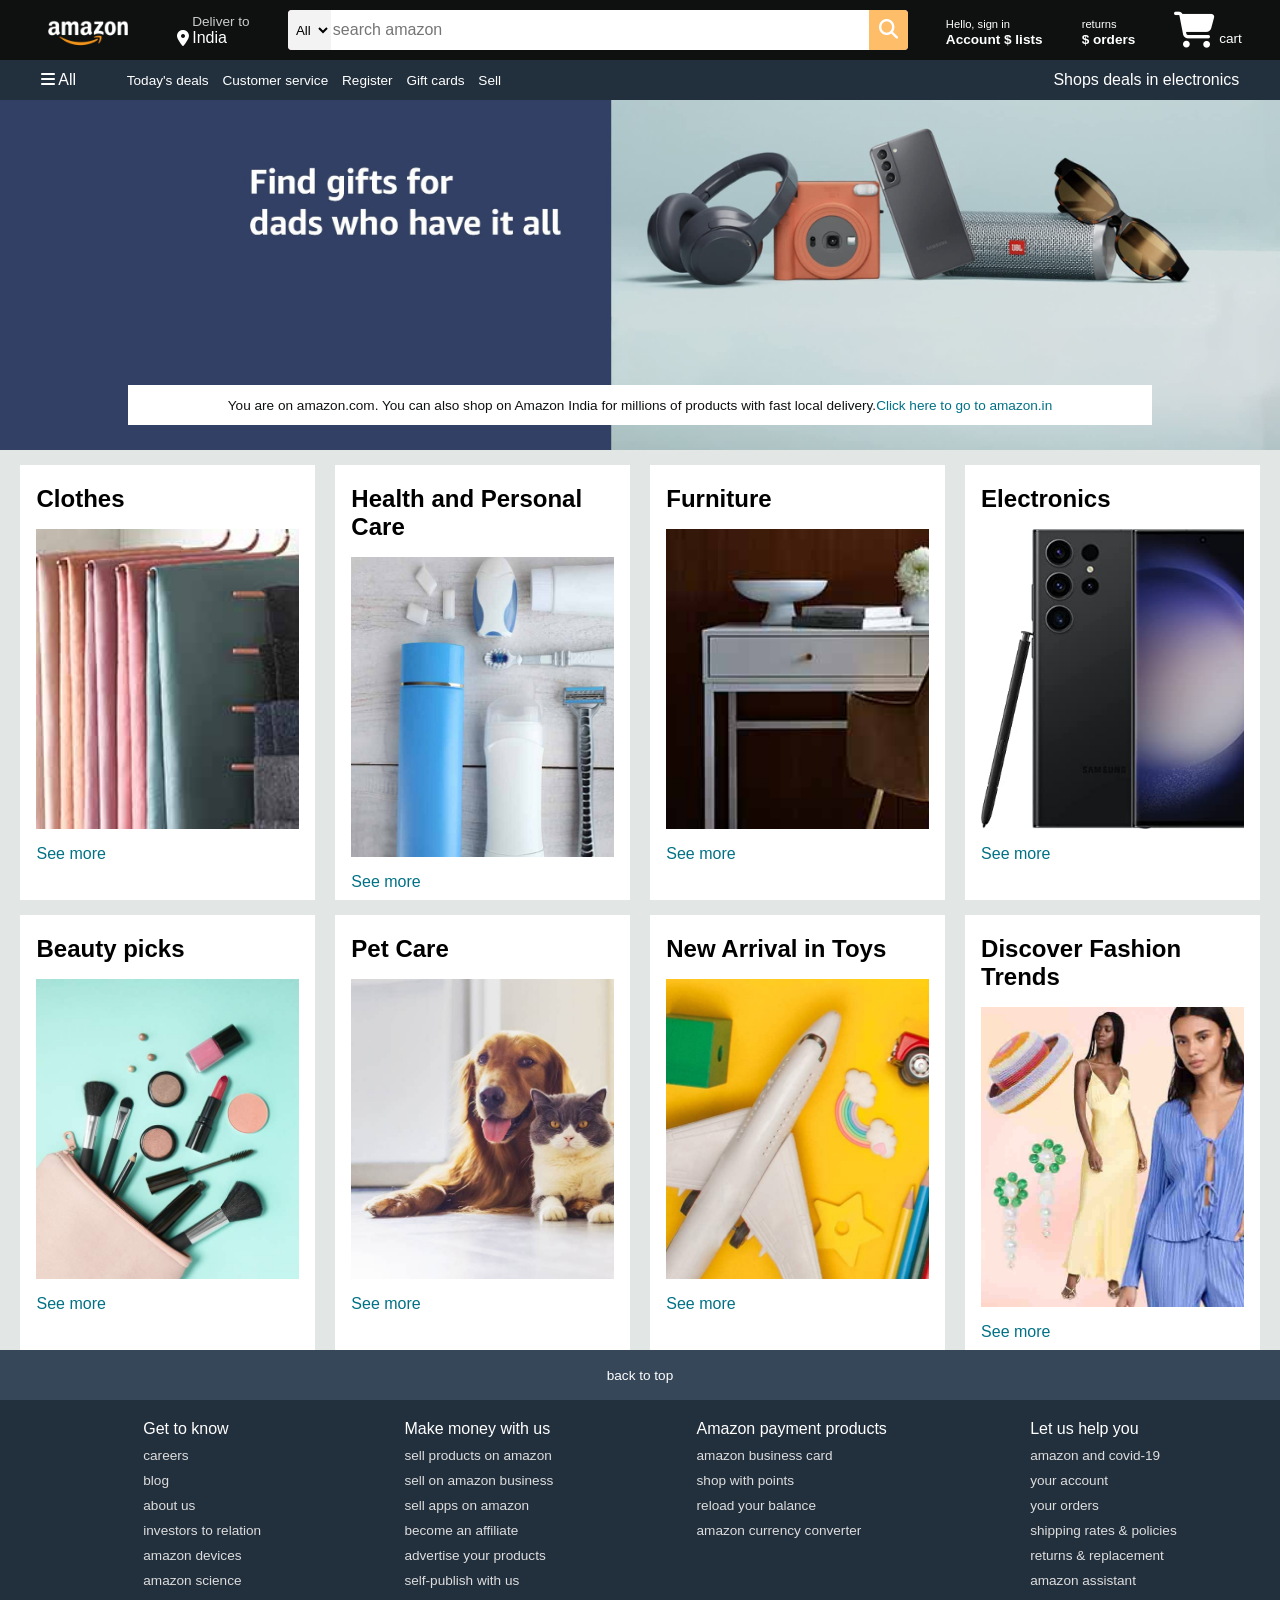
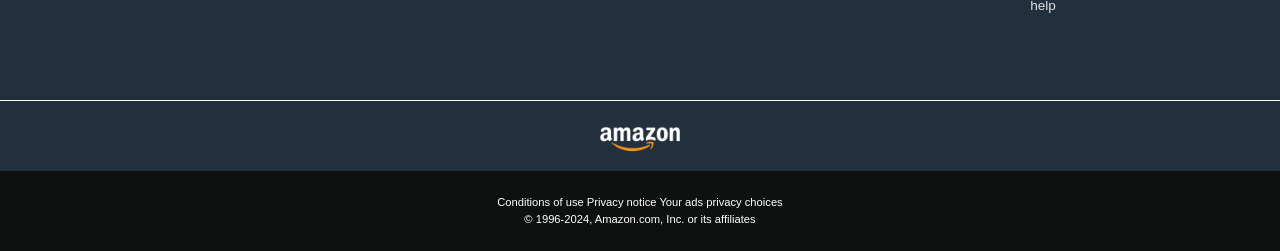
<file: amazon clone/index.html>
<!DOCTYPE html>
<html lang="en">
<head>
    <meta charset="UTF-8">
    <meta name="viewport" content="width=device-width, initial-scale=1.0">
    <title>Amazon</title>
    <link rel="stylesheet" href="https://cdnjs.cloudflare.com/ajax/libs/font-awesome/6.5.2/css/all.min.css" integrity="sha512-SnH5WK+bZxgPHs44uWIX+LLJAJ9/2PkPKZ5QiAj6Ta86w+fsb2TkcmfRyVX3pBnMFcV7oQPJkl9QevSCWr3W6A==" crossorigin="anonymous" referrerpolicy="no-referrer" />
    <link rel="stylesheet" href="style.css">
</head>
<body>
   <header>
    <div class="navbar">
        <div class="nav-logo border ">
            <div class="logo"> </div>
        </div>
            <div class="nav-addres border">
                <p class="add-first">Deliver to</p>
                <div class="add-icon">
             <i class="fa-solid fa-location-dot"></i>
                    <p class="add-second">India</p>
                </div>
            </div>
            <div class="nav-search">
                <select class="search-select">
                    <option>All</option>  
                </select>
                <input placeholder="search amazon" class="search-input">
                <div class="search-icon">
                    <i class="fa-solid fa-magnifying-glass"></i>
                </div>
            </div>
            <div class="nav-signin border">
                <p><span>Hello, sign in</span></p>
                <p class="nav-second">Account $ lists</p>
            </div>
            <div class="nav-return border">
                <p><span>returns</span></p>
                <p class="nav-second">$ orders</p>
            </div>
            <div class="nav-cart border">
                <i class="fa-solid fa-cart-shopping"></i>
                cart
            </div>
         </div>
            <div class="panel">
                <div class="panel-all">
                    <i class="fa-solid fa-bars"></i>
                    All
                </div>
                <div class="panel-option">
                    <p>Today's deals</p>
                    <p>Customer service</p>
                    <p> Register</p>
                    <p> Gift cards</p>
                    <p> Sell</p>
                </div>
                <div class="panel-deals">
                    Shops deals in electronics
                </div>
            </div>
</header>
<div class="hero-section">
    <div class="hero-msg">
        <p>You are on amazon.com. You can also shop on Amazon India for millions of products with fast local delivery.<a>Click here to go to amazon.in</a>
        </p>
    </div>
</div>
<div class="shop-section">
    <div class="box1 box">
        <div class="box-content">
        <h2>Clothes</h2>
        <div class="box-image" style="background-image: url('box1_image.jpg');"></div>
        <p>See more</p>
        </div>
    </div>
    <div class="box2 box">
        <div class="box-content">
            <h2>Health and Personal Care</h2>
            <div class="box-image" style="background-image: url('box2_image.jpg');"></div>
            <p>See more</p>
            </div>
    </div>
    <div class="box3 box">
        <div class="box-content">
            <h2>Furniture</h2>
            <div class="box-image" style="background-image: url('box3_image.jpg');"></div>
            <p>See more</p>
            </div>
    </div>
    <div class="box4 box">
        <div class="box-content">
            <h2>Electronics</h2>
            <div class="box-image" style="background-image: url('box4_image.jpg');"></div>
            <p>See more</p>
            </div>
    </div>
    <div class="box5 box">
        <div class="box-content">
        <h2>Beauty picks</h2>
        <div class="box-image" style="background-image: url('box5_image.jpg');"></div>
        <p>See more</p>
        </div>
    </div>
    <div class="box6 box">
        <div class="box-content">
            <h2>Pet Care</h2>
            <div class="box-image" style="background-image: url('box6_image.jpg');"></div>
            <p>See more</p>
            </div>
    </div>
    <div class="box7 box">
        <div class="box-content">
            <h2>New Arrival in Toys</h2>
            <div class="box-image" style="background-image: url('box7_image.jpg');"></div>
            <p>See more</p>
            </div>
    </div>
    <div class="box8 box">
        <div class="box-content">
            <h2>Discover Fashion Trends</h2>
            <div class="box-image" style="background-image: url('box8_image.jpg');"></div>
            <p>See more</p>
            </div>
    </div>
</div>
<footer>
    <div class="foot-panel1">
        back to top
    </div>
    <div class="foot-panel2">
        <ul>
            <p>Get to know</p>
            <a>careers</a>
            <a>blog</a>
            <a>about us</a>
            <a>investors to relation</a>
            <a>amazon devices</a>
            <a>amazon science</a>
        </ul>
        <ul>
            <p>Make money with us</p>
            <a>sell products on amazon</a>
            <a>sell on amazon business</a>
            <a>sell apps on amazon</a>
            <a>become an affiliate</a>
            <a>advertise your products</a>
            <a>self-publish with us</a>
        </ul>
        <ul>
            <p>Amazon payment products</p>
            <a>amazon business card</a>
            <a>shop with points</a>
            <a>reload your balance</a>
            <a>amazon currency converter</a>
            <!-- <a>amazon devices</a>
            <a>amazon science</a> -->
        </ul>
        <ul>
            <p>Let us help you</p>
            <a>amazon and covid-19</a>
            <a>your account</a>
            <a>your orders</a>
            <a>shipping rates & policies</a>
            <a>returns & replacement</a>
            <a>amazon assistant</a>
            <a>help</a>
        </ul>
    </div>
    <div class="foot-panel3">
        <div class="logo"></div>
    </div>
    <div class="foot-panel4">
        <div class="pages">
            <a>Conditions of use</a>
            <a>Privacy notice</a>
            <a>Your ads privacy choices</a>
        </div>
        <div class="copyright">
            © 1996-2024, Amazon.com, Inc. or its affiliates
        </div>
    </div>
</footer>
</body>
</html>
</file>
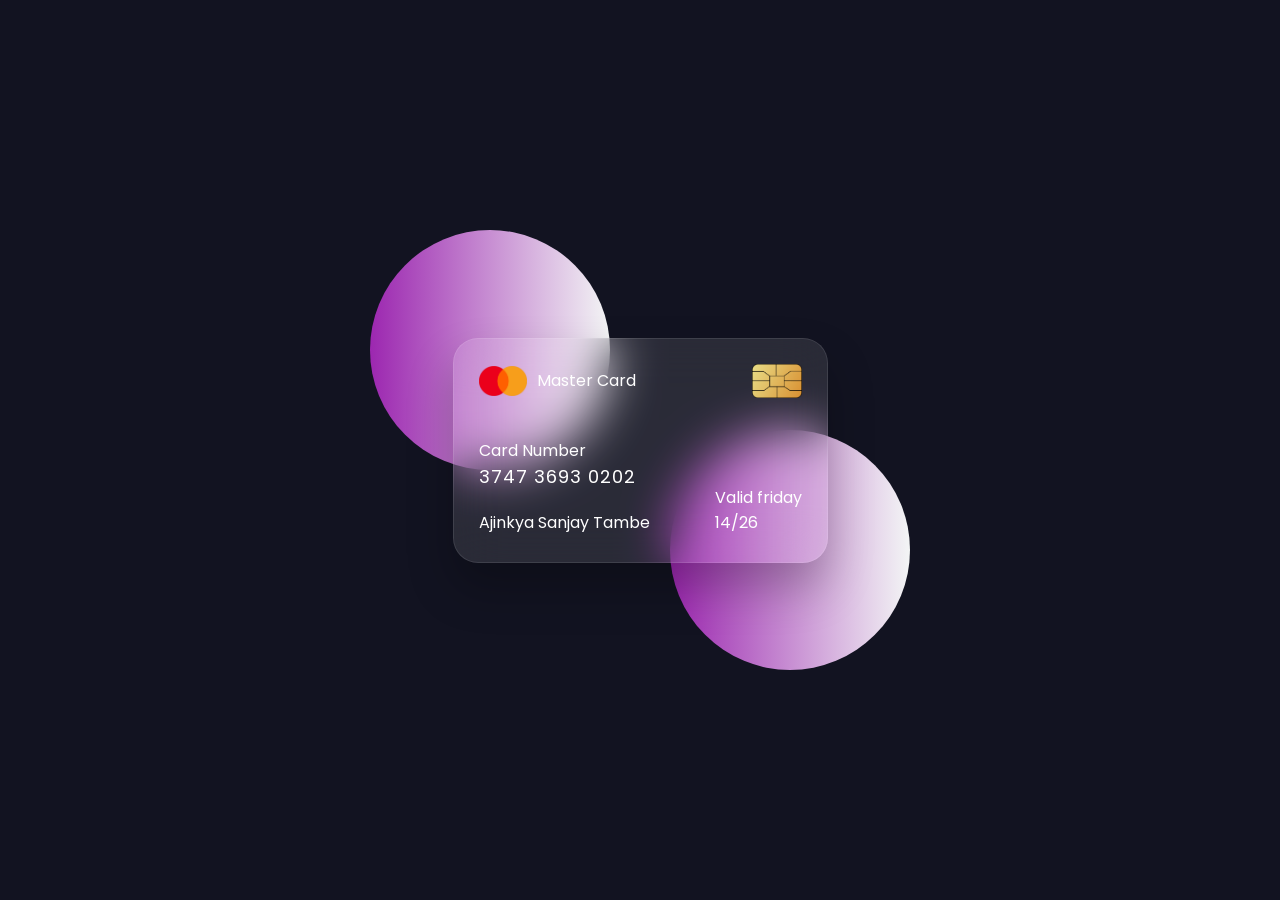
<file: flipy card/index.html>
<!DOCTYPE html>
<html lang="en">
<head>
    <meta charset="UTF-8">
    <meta name="viewport" content="width=device-width, initial-scale=1.0">
    <title>Flipping card UI Design</title>
    <link rel="stylesheet" href="style.css">
    
</head>
<body>
   <section>
    <div class="container">
        <div class="card front-face">
            <header>
               <span class="logo">
                <img src="logo.png" alt="">
                <h5>Master Card</h5>
               </span> 
               <img src="chip.png" alt="" class="chip">
            </header>

            <div class="card-details">
                <div class="name-number">
                    <h6>Card Number</h6>
                    <h5 class="number">3747 3693 0202</h5>
                    <h5 class="name">Ajinkya Sanjay Tambe</h5>
                </div>

                <div class="valid-date">
                    <h6>Valid friday</h6>
                    <h5>14/26</h5>
                </div>
            </div>
        </div>
        <div class="card back-face">
            <h6>
                For Customer Service Call +977 4343 3443 Or email at mastercard@gmail.com
            </h6>
            <span class="magnetic-strip"></span>
            <div class="signature"><i>002</i></div>
            <h5>
                This master card is used to complete the process regarding money deposit or money transfer used it for banking processes and follow mastercard.com for card related queries 
            </h5>
        </div>
    </div>
   </section>
</body>
</html>
</file>
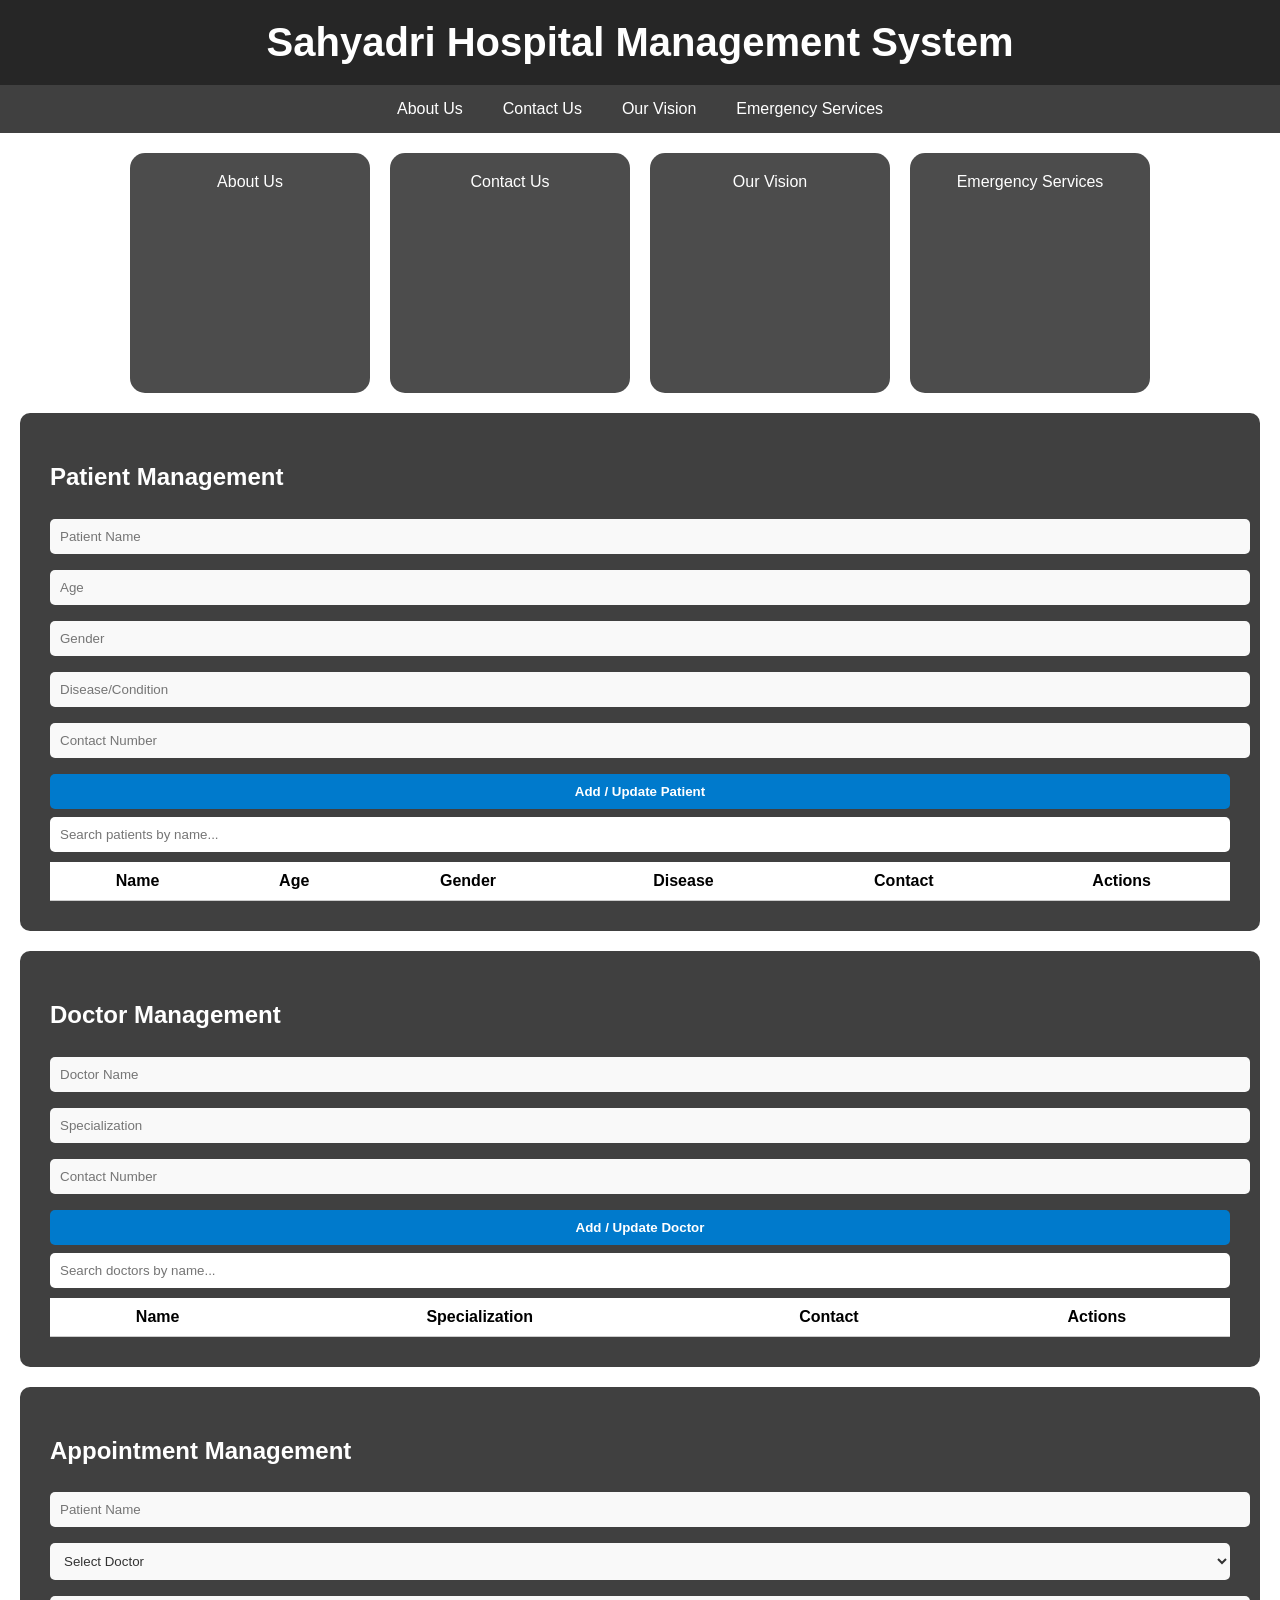
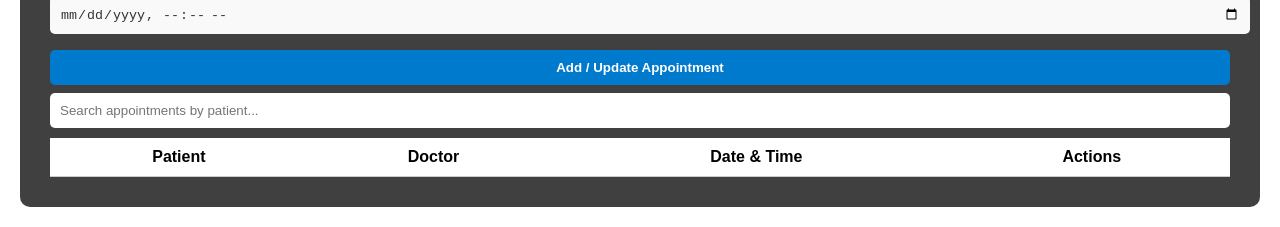
<file: hospital management/index.html>
<!DOCTYPE html>
<html lang="en">
<head>
  <meta charset="UTF-8" />
  <title>Sahyadri Hospital Management System</title>
  <meta name="viewport" content="width=device-width, initial-scale=1.0"/>
  <style>
    body {
      margin: 0;
      font-family: 'Segoe UI', sans-serif;
      background: url('https://images.unsplash.com/photo-1584433144859-1fc3ab64a957?auto=format&fit=crop&w=1400&q=80') no-repeat center center fixed;
      background-size: cover;
      color: #fff;
    }

    header {
      background-color: rgba(0, 0, 0, 0.85);
      padding: 20px;
      text-align: center;
    }

    header h1 {
      margin: 0;
      font-size: 2.5rem;
    }

    nav {
      display: flex;
      justify-content: center;
      background-color: rgba(0, 0, 0, 0.75);
    }

    nav button {
      background: transparent;
      color: white;
      padding: 15px 20px;
      border: none;
      cursor: pointer;
      font-size: 1rem;
    }

    nav button:hover {
      background-color: #007acc;
    }

    .info-section {
      display: flex;
      flex-wrap: wrap;
      justify-content: center;
      margin: 20px;
      gap: 20px;
    }

    .info-card {
      background-color: rgba(0, 0, 0, 0.7);
      width: 200px;
      height: 200px;
      border-radius: 15px;
      text-align: center;
      padding: 20px;
      cursor: pointer;
      transition: transform 0.3s ease;
    }

    .info-card:hover {
      transform: scale(1.05);
      background-color: rgba(0, 122, 204, 0.9);
    }

    .info-content {
      display: none;
      padding: 20px;
      background-color: rgba(0, 0, 0, 0.8);
      margin: 10px 20px;
      border-radius: 10px;
    }

    section {
      background-color: rgba(0, 0, 0, 0.75);
      padding: 30px;
      margin: 20px;
      border-radius: 10px;
    }

    form input, form select, form button {
      width: 100%;
      padding: 10px;
      margin: 8px 0;
      border: none;
      border-radius: 5px;
    }

    form input, form select {
      background: #f9f9f9;
      color: #333;
    }

    form button {
      background-color: #007acc;
      color: white;
      font-weight: bold;
      cursor: pointer;
    }

    form button:hover {
      background-color: #005c99;
    }

    table {
      width: 100%;
      border-collapse: collapse;
      background: white;
      color: black;
    }

    table th, table td {
      padding: 10px;
      border-bottom: 1px solid #ccc;
    }

    .actions button {
      margin: 3px;
      padding: 5px 10px;
      border-radius: 5px;
      cursor: pointer;
    }

    .edit-btn {
      background-color: orange;
      color: white;
    }

    .delete-btn {
      background-color: red;
      color: white;
    }

    input[type="search"] {
      padding: 10px;
      margin-bottom: 10px;
      width: 100%;
      border-radius: 5px;
      border: none;
    }

    @media (max-width: 600px) {
      .info-section {
        flex-direction: column;
        align-items: center;
      }
    }
  </style>
</head>
<body>

<header>
  <h1>Sahyadri Hospital Management System</h1>
</header>

<nav>
  <button onclick="toggleInfo('about')">About Us</button>
  <button onclick="toggleInfo('contact')">Contact Us</button>
  <button onclick="toggleInfo('vision')">Our Vision</button>
  <button onclick="toggleInfo('emergency')">Emergency Services</button>
</nav>

<div class="info-section">
  <div class="info-card" onclick="toggleInfo('about')">About Us</div>
  <div class="info-card" onclick="toggleInfo('contact')">Contact Us</div>
  <div class="info-card" onclick="toggleInfo('vision')">Our Vision</div>
  <div class="info-card" onclick="toggleInfo('emergency')">Emergency Services</div>
</div>

<div id="about" class="info-content">
  <h2>About Us</h2>
  <p>Sahyadri Hospital is committed to providing world-class healthcare and patient care services with expert doctors and modern technology.</p>
</div>

<div id="contact" class="info-content">
  <h2>Contact Us</h2>
  <p>Phone: +91 9579623747<br>Email: contact@sahyadrihospital.com</p>
</div>

<div id="vision" class="info-content">
  <h2>Our Vision</h2>
  <p>To be the leading healthcare provider known for excellence, innovation, and patient satisfaction across India.</p>
</div>

<div id="emergency" class="info-content">
  <h2>Emergency Services</h2>
  <p>Our 24/7 emergency unit is equipped with critical care specialists and state-of-the-art facilities for all urgent medical needs.</p>
</div>

<!-- Patient Section -->
<section>
  <h2>Patient Management</h2>
  <form id="patient-form">
    <input type="text" id="pname" placeholder="Patient Name" required>
    <input type="number" id="page" placeholder="Age" required>
    <input type="text" id="pgender" placeholder="Gender" required>
    <input type="text" id="pdisease" placeholder="Disease/Condition" required>
    <input type="tel" id="pcontact" placeholder="Contact Number" required>
    <input type="hidden" id="pindex">
    <button type="submit">Add / Update Patient</button>
  </form>
  <input type="search" id="psearch" placeholder="Search patients by name...">
  <table>
    <thead>
      <tr><th>Name</th><th>Age</th><th>Gender</th><th>Disease</th><th>Contact</th><th>Actions</th></tr>
    </thead>
    <tbody id="patient-table"></tbody>
  </table>
</section>

<!-- Doctor Section -->
<section>
  <h2>Doctor Management</h2>
  <form id="doctor-form">
    <input type="text" id="dname" placeholder="Doctor Name" required>
    <input type="text" id="dspec" placeholder="Specialization" required>
    <input type="tel" id="dcontact" placeholder="Contact Number" required>
    <input type="hidden" id="dindex">
    <button type="submit">Add / Update Doctor</button>
  </form>
  <input type="search" id="dsearch" placeholder="Search doctors by name...">
  <table>
    <thead>
      <tr><th>Name</th><th>Specialization</th><th>Contact</th><th>Actions</th></tr>
    </thead>
    <tbody id="doctor-table"></tbody>
  </table>
</section>

<!-- Appointment Section -->
<section>
  <h2>Appointment Management</h2>
  <form id="appointment-form">
    <input type="text" id="aname" placeholder="Patient Name" required>
    <select id="adoctor" required></select>
    <input type="datetime-local" id="adate" required>
    <input type="hidden" id="aindex">
    <button type="submit">Add / Update Appointment</button>
  </form>
  <input type="search" id="asearch" placeholder="Search appointments by patient...">
  <table>
    <thead>
      <tr><th>Patient</th><th>Doctor</th><th>Date & Time</th><th>Actions</th></tr>
    </thead>
    <tbody id="appointment-table"></tbody>
  </table>
</section>

<script>
  function toggleInfo(id) {
    document.querySelectorAll('.info-content').forEach(div => {
      div.style.display = (div.id === id && div.style.display !== 'block') ? 'block' : 'none';
    });
  }

  let patients = JSON.parse(localStorage.getItem('patients')) || [];
  let doctors = JSON.parse(localStorage.getItem('doctors')) || [];
  let appointments = JSON.parse(localStorage.getItem('appointments')) || [];

  function saveAll() {
    localStorage.setItem('patients', JSON.stringify(patients));
    localStorage.setItem('doctors', JSON.stringify(doctors));
    localStorage.setItem('appointments', JSON.stringify(appointments));
  }

  function renderPatients(filter = "") {
    const table = document.getElementById("patient-table");
    table.innerHTML = "";
    patients.filter(p => p.name.toLowerCase().includes(filter.toLowerCase())).forEach((p, i) => {
      table.innerHTML += `<tr>
        <td>${p.name}</td><td>${p.age}</td><td>${p.gender}</td><td>${p.disease}</td><td>${p.contact}</td>
        <td class="actions">
          <button class="edit-btn" onclick="editPatient(${i})">Edit</button>
          <button class="delete-btn" onclick="deletePatient(${i})">Delete</button>
        </td>
      </tr>`;
    });
  }

  function renderDoctors(filter = "") {
    const table = document.getElementById("doctor-table");
    const select = document.getElementById("adoctor");
    table.innerHTML = "";
    select.innerHTML = '<option value="">Select Doctor</option>';
    doctors.filter(d => d.name.toLowerCase().includes(filter.toLowerCase())).forEach((d, i) => {
      table.innerHTML += `<tr>
        <td>${d.name}</td><td>${d.spec}</td><td>${d.contact}</td>
        <td class="actions">
          <button class="edit-btn" onclick="editDoctor(${i})">Edit</button>
          <button class="delete-btn" onclick="deleteDoctor(${i})">Delete</button>
        </td>
      </tr>`;
      select.innerHTML += `<option value="${d.name}">${d.name} (${d.spec})</option>`;
    });
  }

  function renderAppointments(filter = "") {
    const table = document.getElementById("appointment-table");
    table.innerHTML = "";
    appointments.filter(a => a.name.toLowerCase().includes(filter.toLowerCase())).forEach((a, i) => {
      table.innerHTML += `<tr>
        <td>${a.name}</td><td>${a.doctor}</td><td>${a.date}</td>
        <td class="actions">
          <button class="edit-btn" onclick="editAppointment(${i})">Edit</button>
          <button class="delete-btn" onclick="deleteAppointment(${i})">Delete</button>
        </td>
      </tr>`;
    });
  }

  function editPatient(i) {
    const p = patients[i];
    document.getElementById("pname").value = p.name;
    document.getElementById("page").value = p.age;
    document.getElementById("pgender").value = p.gender;
    document.getElementById("pdisease").value = p.disease;
    document.getElementById("pcontact").value = p.contact;
    document.getElementById("pindex").value = i;
  }

  function deletePatient(i) {
    if (confirm("Are you sure?")) {
      patients.splice(i, 1);
      saveAll();
      renderPatients();
    }
  }

  function editDoctor(i) {
    const d = doctors[i];
    document.getElementById("dname").value = d.name;
    document.getElementById("dspec").value = d.spec;
    document.getElementById("dcontact").value = d.contact;
    document.getElementById("dindex").value = i;
  }

  function deleteDoctor(i) {
    if (confirm("Are you sure?")) {
      doctors.splice(i, 1);
      saveAll();
      renderDoctors();
    }
  }

  function editAppointment(i) {
    const a = appointments[i];
    document.getElementById("aname").value = a.name;
    document.getElementById("adoctor").value = a.doctor;
    document.getElementById("adate").value = a.date;
    document.getElementById("aindex").value = i;
  }

  function deleteAppointment(i) {
    if (confirm("Are you sure?")) {
      appointments.splice(i, 1);
      saveAll();
      renderAppointments();
    }
  }

  document.getElementById("patient-form").onsubmit = e => {
    e.preventDefault();
    const index = document.getElementById("pindex").value;
    const data = {
      name: pname.value,
      age: page.value,
      gender: pgender.value,
      disease: pdisease.value,
      contact: pcontact.value
    };
    if (index === "") patients.push(data);
    else patients[index] = data;
    saveAll();
    renderPatients();
    e.target.reset();
    document.getElementById("pindex").value = "";
  };

  document.getElementById("doctor-form").onsubmit = e => {
    e.preventDefault();
    const index = document.getElementById("dindex").value;
    const data = {
      name: dname.value,
      spec: dspec.value,
      contact: dcontact.value
    };
    if (index === "") doctors.push(data);
    else doctors[index] = data;
    saveAll();
    renderDoctors();
    e.target.reset();
    document.getElementById("dindex").value = "";
  };

  document.getElementById("appointment-form").onsubmit = e => {
    e.preventDefault();
    const index = document.getElementById("aindex").value;
    const data = {
      name: aname.value,
      doctor: adoctor.value,
      date: adate.value
    };
    if (index === "") appointments.push(data);
    else appointments[index] = data;
    saveAll();
    renderAppointments();
    e.target.reset();
    document.getElementById("aindex").value = "";
  };

  document.getElementById("psearch").oninput = e => renderPatients(e.target.value);
  document.getElementById("dsearch").oninput = e => renderDoctors(e.target.value);
  document.getElementById("asearch").oninput = e => renderAppointments(e.target.value);

  renderPatients();
  renderDoctors();
  renderAppointments();
</script>
</body>
</html>
</file>
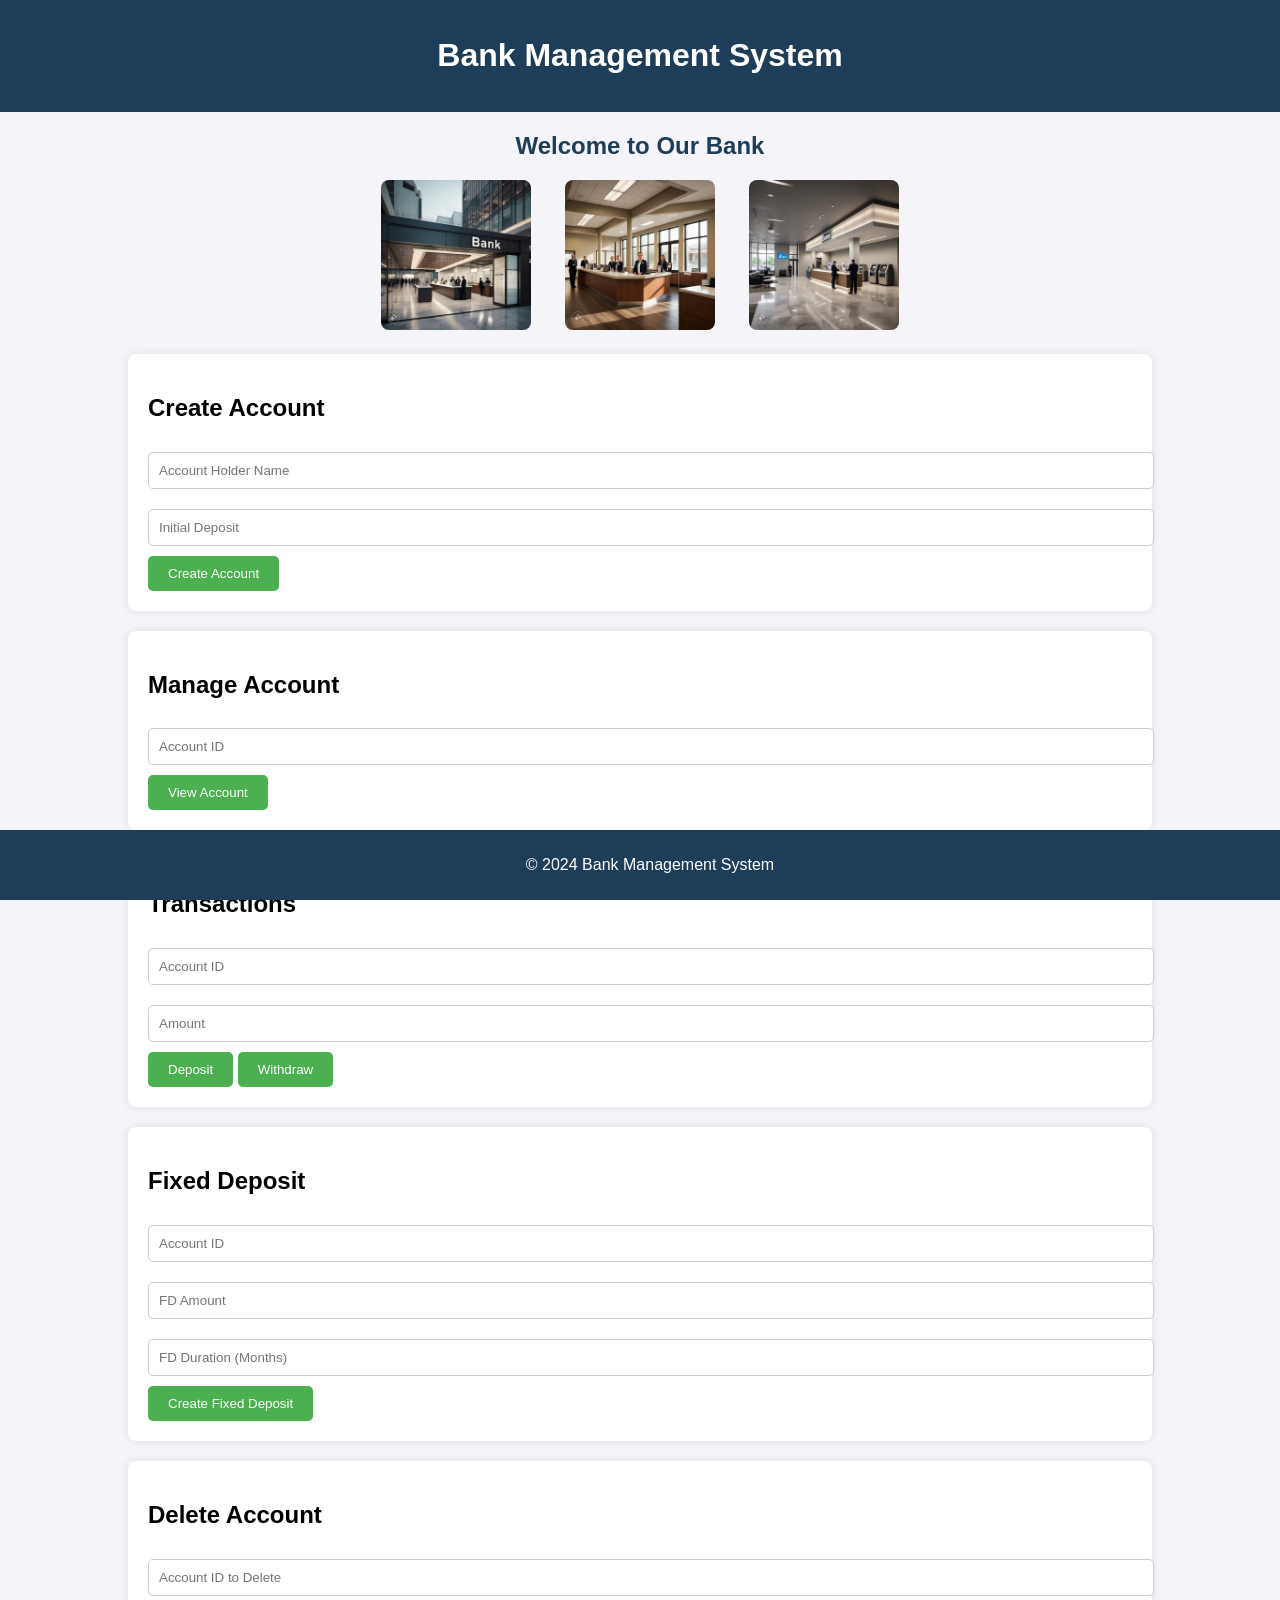
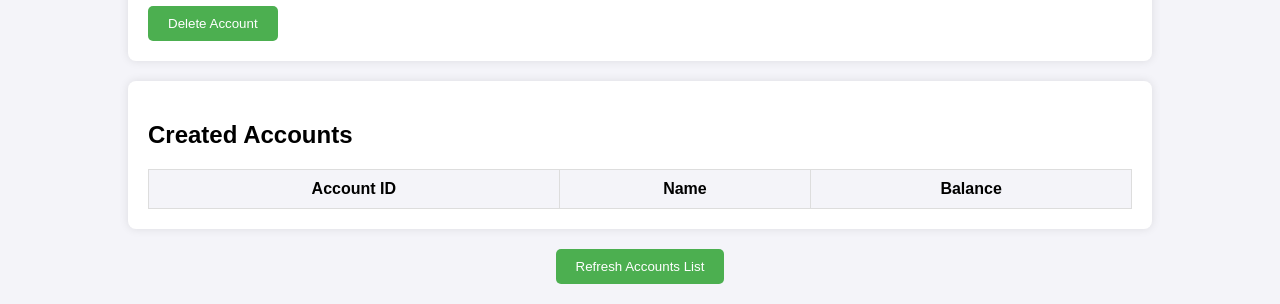
<file: Bank Management/bank.html>
<!DOCTYPE html>
<html lang="en">
<head>
    <meta charset="UTF-8">
    <meta name="viewport" content="width=device-width, initial-scale=1.0">
    <title>Bank Management System</title>
    <style>
        body {
            font-family: Arial, sans-serif;
            background-color: #f4f4f9;
            margin: 0;
            padding: 0;
        }

        header {
            background-color: #1e3d58;
            color: white;
            text-align: center;
            padding: 1rem 0;
        }

        .container {
            width: 80%;
            margin: 20px auto;
        }

        .section {
            background-color: #fff;
            padding: 20px;
            margin-bottom: 20px;
            border-radius: 8px;
            box-shadow: 0 0 10px rgba(0, 0, 0, 0.1);
        }

        input {
            width: 100%;
            padding: 10px;
            margin: 10px 0;
            border: 1px solid #ccc;
            border-radius: 5px;
        }

        button {
            padding: 10px 20px;
            background-color: #4CAF50;
            color: white;
            border: none;
            border-radius: 5px;
            cursor: pointer;
        }

        button:hover {
            background-color: #45a049;
        }

        footer {
            background-color: #1e3d58;
            color: white;
            text-align: center;
            padding: 10px;
            position: fixed;
            width: 100%;
            bottom: 0;
        }

        table {
            width: 100%;
            margin-top: 20px;
            border-collapse: collapse;
        }

        table, th, td {
            border: 1px solid #ddd;
        }

        th, td {
            padding: 10px;
            text-align: center;
        }

        th {
            background-color: #f4f4f9;
        }

        /* Image styling */
        .image-section {
            text-align: center;
            margin: 20px 0;
        }

        .image-section img {
            width: 150px;
            height: auto;
            border-radius: 8px;
            margin: 0 15px;
        }

        .image-section h2 {
            color: #1e3d58;
            font-size: 1.5rem;
        }

        .button-container {
            text-align: center;
        }
    </style>
</head>
<body>
    <header>
        <h1>Bank Management System</h1>
    </header>
    
    <div class="container">
        <!-- Images Section -->
        <div class="image-section">
            <h2>Welcome to Our Bank</h2>
            <img src="bank.jpg" alt="Bank Image 1">
            <img src="bank1.jpg" alt="Bank Image 2">
            <img src="bank2.jpg" alt="Bank Image 3">
        </div>

        <div class="section">
            <h2>Create Account</h2>
            <form id="createAccountForm">
                <input type="text" id="accountHolderName" placeholder="Account Holder Name" required>
                <input type="number" id="initialDeposit" placeholder="Initial Deposit" required>
                <button type="submit">Create Account</button>
            </form>
        </div>

        <div class="section">
            <h2>Manage Account</h2>
            <form id="accountManagementForm">
                <input type="number" id="accountId" placeholder="Account ID" required>
                <button type="button" onclick="viewAccountDetails()">View Account</button>
            </form>
            <div id="accountDetails"></div>
        </div>

        <div class="section">
            <h2>Transactions</h2>
            <form id="transactionForm">
                <input type="number" id="accountIdTrans" placeholder="Account ID" required>
                <input type="number" id="transactionAmount" placeholder="Amount" required>
                <button type="button" onclick="depositMoney()">Deposit</button>
                <button type="button" onclick="withdrawMoney()">Withdraw</button>
            </form>
            <div id="transactionMessage"></div>
        </div>

        <div class="section">
            <h2>Fixed Deposit</h2>
            <form id="fdForm">
                <input type="number" id="fdAccountId" placeholder="Account ID" required>
                <input type="number" id="fdAmount" placeholder="FD Amount" required>
                <input type="number" id="fdDuration" placeholder="FD Duration (Months)" required>
                <button type="button" onclick="createFixedDeposit()">Create Fixed Deposit</button>
            </form>
            <div id="fdMessage"></div>
        </div>

        <div class="section">
            <h2>Delete Account</h2>
            <form id="deleteAccountForm">
                <input type="number" id="deleteAccountId" placeholder="Account ID to Delete" required>
                <button type="button" onclick="deleteAccount()">Delete Account</button>
            </form>
            <div id="deleteMessage"></div>
        </div>

        <div class="section">
            <h2>Created Accounts</h2>
            <table id="accountsTable">
                <thead>
                    <tr>
                        <th>Account ID</th>
                        <th>Name</th>
                        <th>Balance</th>
                    </tr>
                </thead>
                <tbody>
                    <!-- Account details will be inserted here -->
                </tbody>
            </table>
        </div>
        
        <div class="button-container">
            <button onclick="updateAccountsTable()">Refresh Accounts List</button>
        </div>
    </div>

    <footer>
        <p>&copy; 2024 Bank Management System</p>
    </footer>

    <script>
        // Simulate database using localStorage
        if (!localStorage.getItem('accounts')) {
            localStorage.setItem('accounts', JSON.stringify([]));
        }

        // Account Creation
        document.getElementById('createAccountForm').addEventListener('submit', function (event) {
            event.preventDefault();
            const name = document.getElementById('accountHolderName').value;
            const initialDeposit = parseFloat(document.getElementById('initialDeposit').value);
            
            const accounts = JSON.parse(localStorage.getItem('accounts'));
            const accountId = accounts.length + 1; // Simple incremental Account ID
            const newAccount = {
                accountId,
                name,
                balance: initialDeposit,
                transactions: [{ type: 'Deposit', amount: initialDeposit }]
            };
            
            accounts.push(newAccount);
            localStorage.setItem('accounts', JSON.stringify(accounts));

            alert(`Account created successfully! Account ID: ${accountId}`);
            document.getElementById('createAccountForm').reset();

            // Update the accounts table
            updateAccountsTable();
        });

        // Update the accounts table with the list of created accounts
        function updateAccountsTable() {
            const accounts = JSON.parse(localStorage.getItem('accounts'));
            const tableBody = document.querySelector('#accountsTable tbody');
            tableBody.innerHTML = '';

            // Filter out invalid accounts (e.g., undefined or incomplete data)
            const validAccounts = accounts.filter(account => account && account.accountId && account.name && account.balance != null);
            
            validAccounts.forEach(account => {
                const row = document.createElement('tr');
                row.innerHTML = `
                    <td>${account.accountId}</td>
                    <td>${account.name}</td>
                    <td>$${account.balance}</td>
                `;
                tableBody.appendChild(row);
            });
        }

        // View Account Details
        function viewAccountDetails() {
            const accountId = parseInt(document.getElementById('accountId').value);
            const accounts = JSON.parse(localStorage.getItem('accounts'));
            
            const account = accounts.find(acc => acc.accountId === accountId);
            
            const accountDetails = document.getElementById('accountDetails');
            if (account) {
                accountDetails.innerHTML = `
                    <p>Account ID: ${account.accountId}</p>
                    <p>Name: ${account.name}</p>
                    <p>Balance: $${account.balance}</p>
                    <p>Transactions: </p>
                    <ul>${account.transactions.map(trans => `<li>${trans.type}: $${trans.amount}</li>`).join('')}</ul>
                `;
            } else {
                accountDetails.innerHTML = `<p>Account not found!</p>`;
            }
        }

        // Deposit Money
        function depositMoney() {
            const accountId = parseInt(document.getElementById('accountIdTrans').value);
            const amount = parseFloat(document.getElementById('transactionAmount').value);
            const accounts = JSON.parse(localStorage.getItem('accounts'));

            const account = accounts.find(acc => acc.accountId === accountId);
            const transactionMessage = document.getElementById('transactionMessage');

            if (account && amount > 0) {
                account.balance += amount;
                account.transactions.push({ type: 'Deposit', amount });
                localStorage.setItem('accounts', JSON.stringify(accounts));
                transactionMessage.innerHTML = `Deposit successful! New Balance: $${account.balance}`;
            } else {
                transactionMessage.innerHTML = `Account not found or invalid amount.`;
            }
        }

        // Withdraw Money
        function withdrawMoney() {
            const accountId = parseInt(document.getElementById('accountIdTrans').value);
            const amount = parseFloat(document.getElementById('transactionAmount').value);
            const accounts = JSON.parse(localStorage.getItem('accounts'));

            const account = accounts.find(acc => acc.accountId === accountId);
            const transactionMessage = document.getElementById('transactionMessage');

            if (account && amount > 0 && account.balance >= amount) {
                account.balance -= amount;
                account.transactions.push({ type: 'Withdrawal', amount });
                localStorage.setItem('accounts', JSON.stringify(accounts));
                transactionMessage.innerHTML = `Withdrawal successful! New Balance: $${account.balance}`;
            } else {
                transactionMessage.innerHTML = `Insufficient funds or invalid account.`;
            }
        }

        // Create Fixed Deposit
        function createFixedDeposit() {
            const accountId = parseInt(document.getElementById('fdAccountId').value);
            const fdAmount = parseFloat(document.getElementById('fdAmount').value);
            const fdDuration = parseInt(document.getElementById('fdDuration').value);
            const accounts = JSON.parse(localStorage.getItem('accounts'));

            const account = accounts.find(acc => acc.accountId === accountId);
            const fdMessage = document.getElementById('fdMessage');

            if (account && fdAmount > 0 && fdDuration > 0) {
                const interestRate = 0.05; // Example interest rate
                const interest = fdAmount * interestRate * fdDuration;
                const totalAmount = fdAmount + interest;

                account.balance += totalAmount;
                account.transactions.push({ type: 'Fixed Deposit', amount: totalAmount });

                localStorage.setItem('accounts', JSON.stringify(accounts));
                fdMessage.innerHTML = `FD created! Total amount after interest: $${totalAmount}`;
            } else {
                fdMessage.innerHTML = `Invalid FD details or Account not found.`;
            }
        }

        // Delete Account
        function deleteAccount() {
            const accountId = parseInt(document.getElementById('deleteAccountId').value);
            const accounts = JSON.parse(localStorage.getItem('accounts'));
            const deleteMessage = document.getElementById('deleteMessage');
            
            const accountIndex = accounts.findIndex(acc => acc.accountId === accountId);
            if (accountIndex !== -1) {
                // Remove account from the list
                accounts.splice(accountIndex, 1);
                localStorage.setItem('accounts', JSON.stringify(accounts));
                deleteMessage.innerHTML = `Account ID ${accountId} deleted successfully.`;
                document.getElementById('deleteAccountForm').reset();
                updateAccountsTable(); // Update the table after deletion
            } else {
                deleteMessage.innerHTML = `Account with ID ${accountId} not found.`;
            }
        }

        // Initial update of accounts table when the page loads
        updateAccountsTable();
    </script>
</body>
</html>
</file>
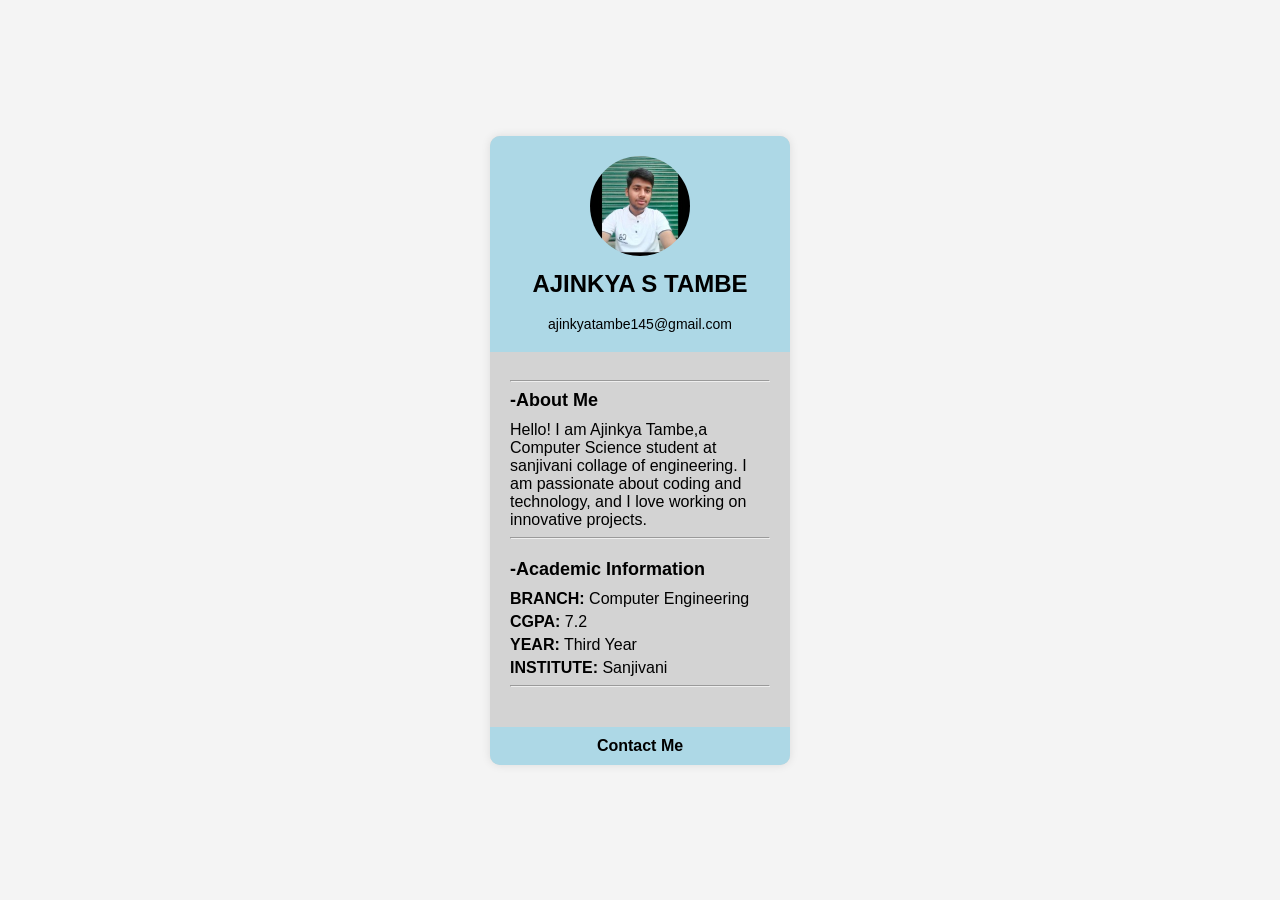
<file: student profile/profile.html>
<!DOCTYPE html>
<html lang="en">
<head>
    <meta charset="UTF-8">
    <meta name="viewport" content="width=device-width, initial-scale=1.0">
    <title>Student Profile</title>
    <link rel="stylesheet" href="profile.css">
</head>
<body>
    <div class="profile-container">
        <div class="profile-header">
            <img src=image.png alt="Student Photo" class="profile-photo">
            <!-- <hr> -->
            <h1 class="student-name">AJINKYA S TAMBE</h1>
            <br>
            <p class="student-email">ajinkyatambe145@gmail.com</p>
            <!-- <hr> -->
        </div>
        <div class="profile-body">
            <section class="student-info">
                <hr>
                <h2> -About Me</h2>
                <p>Hello! I am Ajinkya Tambe,a Computer Science student at sanjivani collage of engineering. I am passionate about coding and technology, and I love working on innovative projects.</p>
            <hr>
            </section>
            <section class="academic-info">
                <h2> -Academic Information</h2>
                <ul>
                    <li><strong>BRANCH:</strong> Computer Engineering</li>
                    <li><strong>CGPA:</strong> 7.2</li>
                    <li><Strong>YEAR:</strong> Third Year</li>
                    <li><strong>INSTITUTE:</strong> Sanjivani</strong></li>
                    <hr>
                </ul>
            </section>
        </div>
        <div class="profile-footer">
            <a href="mailto:johndoe@example.com" class="contact-link">Contact Me</a>
        </div>
    </div>
</body>
</html>
</file>
<file: amazon clone/style.css>
*{
    margin:0;
    font-family: arial;
    border: border-box;
}

.navbar{
    height:60px;
    background-color:#0f1111;
    color:white;
    display:flex;
    align-items: center;
    justify-content: space-evenly ;
}

.nav-logo{
    height:50px;
    width:100px;
}

.logo{
    background-image:url("amazon_logo.png") ;
    background-size:cover;
    height:50px;
    width:100px;
}

.border{
    border: 1.5px solid transparent;
}

.border:hover {
    border: 1.5px solid white
}

/* box2 */

.add-first{
    color:#cccccc;
    font-size:0.85rem;
    margin-left: 15px;

}

.add-second{
    font-size: 1rem;
    margin-left:3px ;
}

.add-icon{
    display:flex;
    align-items: center;

}
/* box3 */
.nav-search{
    display:flex;
    justify-content: space-evenly;
    background-color: pink;
    width:620px;
    height:40px;
    border-radius: 4px;
}

.search-select{
    background-color: #f3f3f3;
    width:50px;
    text-align: center;
    border-top-left-radius: 4px;
    border-bottom-left-radius: 4px;
    border:none;
}

.search-input{
    width:100%;
    font-size: 1rem;
    border:none;
}

.search-icon{
    width:45px;
    display:flex;
    justify-content: center;
    align-items: center;
    font-size: 1.2rem;
    background-color:#febd68;
    border-top-right-radius: 4px;
    border-bottom-right-radius: 4px;

}
.nav-search:hover{
    border:2px solid orange;

}
/* box4 */

span{
    font-size: 0.7rem;
}
.nav-second{
    font-size: 0.85rem;
    font-weight: 700;
}

/* box6 */
.nav-cart i {
    font-size: 36px;
  }

.nav-cart{
    font-size: 0.85rem;
    font-weight:700px ;
}
/* panel styling */
.panel {
    height:40px;
    background-color: #222f3d;
    display: flex;
    color: white;
    align-items: center;
    justify-content:space-evenly ;
}
.panel-option p {
    display:inline;
    margin-left:10px ;
}
.panel-option{
    width:70%;
    font-size: 0.85rem;
}
.panel-deals{
    font-size: 0.9;
    font-weight:700px ;
}

/* hero section */

.hero-section{
background-image: url("hero_image.jpg");
background-size: cover;
height:350px;
display: flex;
justify-content: center;
align-items: flex-end;
}
.hero-msg{
    background-color: white;
    color: #0f1111;
    height: 40px;
    display: flex;
    align-items: center;
    justify-content: center;
    font-size: 0.85rem;
    bottom: 25px;
    /* position: relative; */
    width: 80%;
    margin-bottom: 25px; 
}

.hero-msg a {
    color: #007185;
}
/* shop-section */

.shop-section {
     display:flex;
     flex-wrap: wrap ;
     justify-content:space-evenly ;
     background-color: #e2e7e6 ;
}

.box{
 /* border: 2px solid black; */
 height: 400px;
 width:23%;
 background-color: white;
 padding: 20px 0px 15px ;
 margin-top: 15px;
}

.box-image {
    height:300px;
    background-size: cover;
    /* background-repeat: no-repeat; */
    margin-top: 1rem;
    margin-bottom: 1rem;
}

.box-content{
 margin-left:1rem;
 margin-right:1rem;

}

.box-content p {
    color: #007185;
}

/* footer */
.footer {
    margin-top: 15px;
}

.foot-panel1 {
    background-color: #37475a;
    color: white;
    height:50px;
    display: flex;
    justify-content: center ;
    align-items: center;
    font-size: 0.85rem;
}

.foot-panel2 {
    background-color: #222f3d;
    color: white;
    height: 300px;
    display: flex;
    justify-content: space-evenly;
}

ul{
    margin-top: 20px;
}

ul a {
    display:block ;
    font-size: 0.85rem;
    margin-top: 10px;
    color:#dddddd ;

}

.foot-panel3{
background-color:#222f3d ;
color: white;
border-top: 0.5px solid white;
height:70px ;
display: flex;
justify-content: center;
align-items: center;
}

.logo{
    background-image:url("amazon_logo.png") ;
    background-size:cover;
    height:50px;
    width:100px;
}

.foot-panel4 {
    background-color: #0f1111;
    color: white;
    height: 80px;
    font-size: 0.7rem;
    text-align: center;
    /* display: flex;
    justify-content: center;
    align-items: center; */
}
.pages{
    padding-top:25px ;
}

.copyright{
    padding-top: 5px;
   
}
</file>
<file: flipy card/style.css>
@import url('https://fonts.googleapis.com/css2?family=Poppins:ital,wght@0,100;0,200;0,300;0,400;0,500;0,600;0,700;0,800;0,900;1,100;1,200;1,300;1,400;1,500;1,600;1,700;1,800;1,900&display=swap');

*{
    margin:0;
    padding:0;
    box-sizing:border-box;
    font-family:"poppins", sans-serif;
}
section {
    position: relative;
    min-height: 100vh;
    width: 100%;
    background: #121321;
    display: flex;
    align-items: center;
    justify-content: center;
    color: #fff;
    perspective: 1000px;
}
section::before {
    content: "";
    position: absolute;
    height: 240px;
    width: 240px;
    border-radius: 50%;
    transform: translate(-150px, -100px);
    background: linear-gradient(90deg, #9c27b0,#f3f5f5);
}

section::after {
    content: "";
    position: absolute;
    height: 240px;
    width: 240px;
    border-radius: 50%;
    transform: translate(150px, 100px);
    background: linear-gradient(90deg, #9c27b0,#f3f5f5);
}
.container {
    position: relative;
    height: 225px;
    width: 375px;
    z-index: 100;
    transition: 0.6s;
    transform-style: preserve-3d;
}
.container:hover{
    transform: rotateY(180deg);

}
.container .card{
    position: absolute;
    height: 100%;
    width: 100%;
    border-radius: 25px;
    padding:25px;
    backdrop-filter: blur(25px);
    background: rgba(255, 255, 255, 0.1) ;
    box-shadow: 0 25px 45px rgba(0, 0 , 0, 0.25);
    border: 1px solid rgba(255, 255, 255, 0.1);
    backface-visibility: hidden;
}
.front-face header,
.front-face .logo{
    display: flex;
    align-items: center;

}
.front-face header{
    justify-content: space-between;

}
.front-face .logo img {
    width:48px;
    margin-right: 10px;
}
h5{
    font-size: 16px;
    font-weight: 400;
}

.front-face  .chip {
    width: 50px; 
}

.front-face .card-details {
    display: flex;
    margin-top: 40px;
    align-items: flex-end;
    justify-content: space-between;
}

h6{
    font-size: 16px;
    font-weight:400 ;
}
h5.number{
    font-size: 18px;
    letter-spacing: 1px;
}

h5.name{
    margin-top: 20px;
}

.card.back-face{
    border:none;
    padding: 15px 25px 25px 25px;
    transform: rotateY(180deg);
}

.card.back-face h6{
    font-size: 8px;
}

.card.back-face .magnetic-strip{
    position: absolute;
    top: 40px;
    left:0;
    height:45px;
    width: 100%;
    background:#000;
}

.card.back-face .signature{
    display: flex;
    justify-content: flex-end;
    align-items: baseline;
    margin-top: 80px;
    height: 40px;
    width: 85%;
    border-radius: 6px;
    background: repeating-linear-gradient(#fff,#fff,3px,#efefef 0px,#efefef 9px)
}
.signature i{
    color: #000;
    font-size: 12px;
    padding: 4px 6px;
    border-radius: 4px;
    background-color: #fff;
    margin-right: -30px;
    z-index:-1 ;

}

.card.back-face h5{
    font-size: 8px;
    margin-top: 15px;
}
</file>
<file: student profile/profile.css>
/* Reset some default styles */
body, h1, h2, p, ul {
    margin: 0;
    padding: 0;
}

/* Basic styling */
body {
    font-family: Arial, sans-serif;
    background-color: #f4f4f4;
    display: flex;
    justify-content: center;
    align-items: center;
    height: 100vh;
}

/* Profile container */
.profile-container {
    background: lightgray;
    border-radius: 10px;
    box-shadow: 0 0 10px rgba(0, 0, 0, 0.1);
    width: 300px;
    overflow: hidden;
}

/* Header section */
.profile-header {
    text-align: center;
    background: lightblue;
    color:black;
    padding: 20px;
}

.profile-photo {
    border-radius: 50%;
    width: 100px;
    height: 100px;
    object-fit: cover;
    margin-bottom: 10px;
}

.student-name {
    font-size: 24px;
    margin: 0;
}

.student-email {
    font-size: 14px;
    margin: 0;
}

/* Body section */
.profile-body {
    padding: 20px;
}

.student-info, .academic-info {
    margin-bottom: 20px;
}

.student-info h2, .academic-info h2 {
    font-size: 18px;
    margin-bottom: 10px;
}

.academic-info ul {
    list-style-type: none;
}

.academic-info li {
    margin-bottom: 5px;
}

/* Footer section */
.profile-footer {
    text-align: center;
    background: lightblue;
    padding: 10px;
}

.contact-link {
    text-decoration: none;
    color: black;
    font-weight: bold;
}

.contact-link:hover {
    text-decoration: underline;
}
</file>
